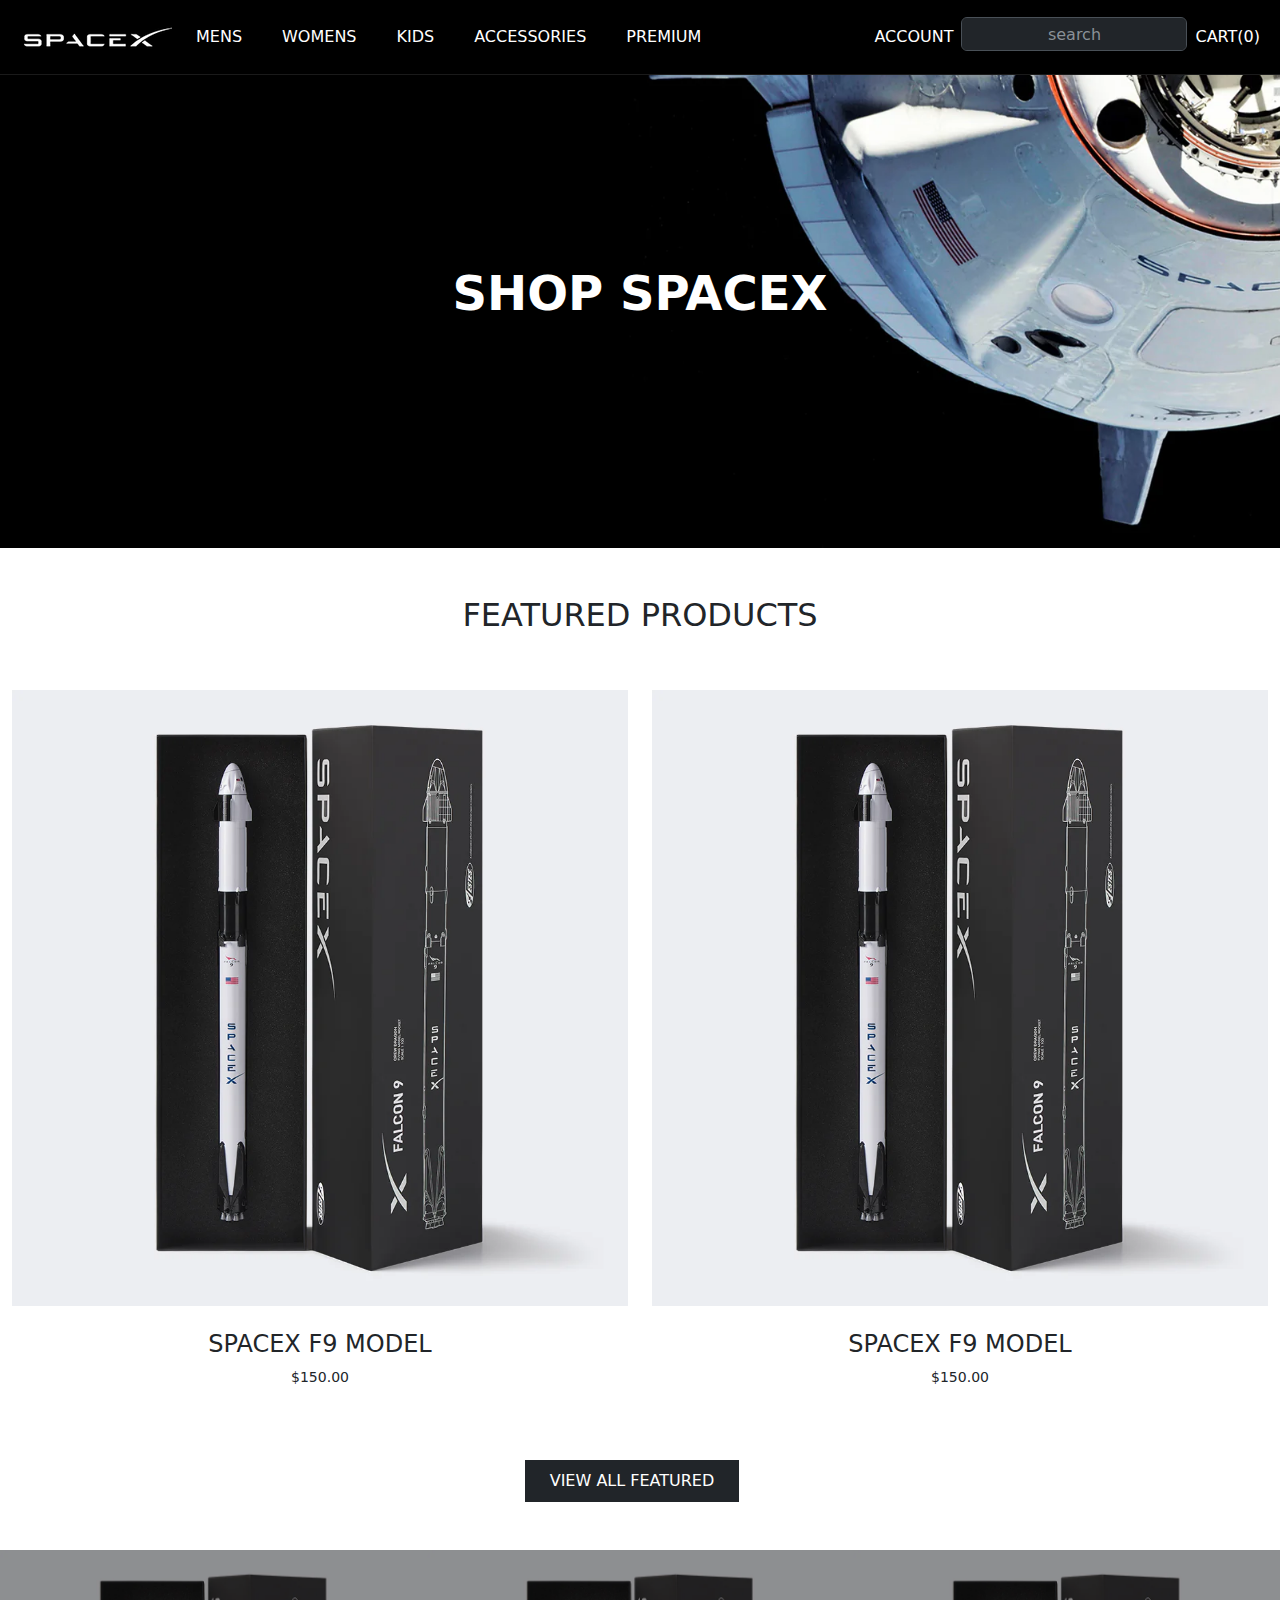
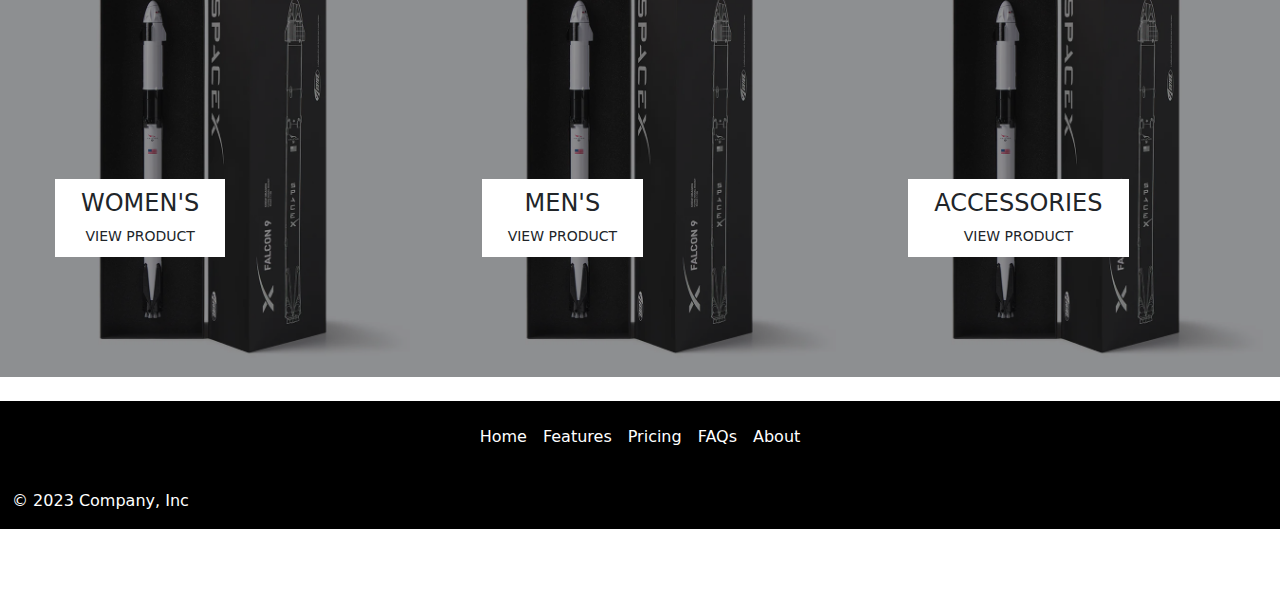
<file: index.html>
<!doctype html>
<html lang="en" data-bs-theme="auto">

<head>
  <meta charset="utf-8">
  <meta name="viewport" content="width=device-width, initial-scale=1">
  <meta name="description" content="">
  <meta name="author" content="Mark Otto, Jacob Thornton, and Bootstrap contributors">
  <meta name="generator" content="Hugo 0.111.3">
  <title>Spacex - Using bootstrap version 5</title>

  <link rel="canonical" href="https://getbootstrap.com/docs/5.3/examples/carousel/">

  <!-- Bootstrap -->
  <link href="assets/dist/css/bootstrap.min.css" rel="stylesheet">
  <!-- Custom styles for this template -->
  <link href="assets/css/style.css" rel="stylesheet">
</head>

<body>
  <!-- Start:Header  -->
  <header data-bs-theme="dark">
    <nav class="navbar navbar-expand-md navbar-dark fixed-top bg-black border-bottom">
      <div class="container-fluid">
        <a class="navbar-brand" href="index.html">
          <img src="assets/img/spacex-logo.jpg " />
        </a>
        <button class="navbar-toggler" type="button" data-bs-toggle="collapse" data-bs-target="#navbarCollapse"
          aria-controls="navbarCollapse" aria-expanded="false" aria-label="Toggle navigation">
          <span class="navbar-toggler-icon"></span>
        </button>
        <div class="collapse navbar-collapse" id="navbarCollapse">
          <ul class="navbar-nav me-auto mb-2 mb-md-0">
            <li class="nav-item dropdown pe-4">
              <a class="nav-link dropdown-toggle" href="list.html" id="dropdown01" data-bs-toggle="dropdown">MENS</a>
              <div class="dropdown-menu rounded-0" aria-labelledby="dropdown01">
                <a class="dropdown-item" href="list.html">Shirts</a>
                <a class="dropdown-item" href="list.html">Outerwear</a>
                <a class="dropdown-item" href="details.html">View All</a>
              </div>
            </li>

            <li class="nav-item dropdown pe-4">
              <a class="nav-link dropdown-toggle" href="list.html" id="dropdown01" data-bs-toggle="dropdown">WOMENS</a>
              <div class="dropdown-menu rounded-0" aria-labelledby="dropdown01">
                <a class="dropdown-item" href="list.html">Shirts</a>
                <a class="dropdown-item" href="list.html">Outerwear</a>
                <a class="dropdown-item" href="cart.html">View All</a>
              </div>
            </li>

            <li class="nav-item dropdown pe-4">
              <a class="nav-link dropdown-toggle" href="list.html" id="dropdown01" data-bs-toggle="dropdown">KIDS</a>
              <div class="dropdown-menu rounded-0" aria-labelledby="dropdown01">
                <a class="dropdown-item" href="list.html">Shirts</a>
                <a class="dropdown-item" href="list.html">Outerwear</a>
                <a class="dropdown-item" href="cart.html">View All</a>
              </div>
            </li>

            <li class="nav-item dropdown pe-4">
              <a class="nav-link dropdown-toggle" href="list.html" id="dropdown01"
                data-bs-toggle="dropdown">ACCESSORIES</a>
              <div class="dropdown-menu rounded-0" aria-labelledby="dropdown01">
                <a class="dropdown-item" href="details.html">View All</a>
              </div>
            </li>
            <li class="nav-item dropdown pe-4">
              <a class="nav-link dropdown-toggle" href="list.html" id="dropdown01" data-bs-toggle="dropdown">PREMIUM</a>
              <div class="dropdown-menu rounded-0" aria-labelledby="dropdown01">
                <a class="dropdown-item" href="details.html">View All</a>
              </div>
            </li>
          </ul>
          <ul class="navbar-nav ms-auto mb-2 mb-md-0">
            <li class="nav-item">
              <a class="nav-link text-uppercase" aria-current="page" href="list.html">Account</a>
            </li>
            <li class="nav-item">
              <div class="input-group flex-nowrap">
                <input type="text" class="form-control" placeholder="search" aria-label="Username"
                  aria-describedby="addon-wrapping">
              </div>
            </li>
            <li class="nav-item text-uppercase">
              <a class="nav-link" href="cart.html">Cart(0)</a>
            </li>
          </ul>
        </div>
      </div>
    </nav>
  </header>
  <!-- End:Header  -->


  <main>

    <!-- Start:Hero Section -->
    <div
      class="bg-black text-secondary px-4 py-5 text-center bg-header d-flex align-items-center justify-content-center">
      <div class="py-5">
        <h1 class="display-5 fw-bold text-white">SHOP SPACEX</h1>

      </div>
    </div><!-- End:Recently Viewed -->

    <!-- Start:Featured Product -->
    <div class="container-fluid text-center">
      <div class="row">
        <div class="col-md-12">
          <h2 class="py-5">FEATURED PRODUCTS</h2>
        </div>
      </div>
      <div class="row">
        <div class="col-md-6">
          <div class="featureContent">
            <div class="featuredHoveredImg">
              <img src="assets/img/product-nonhover.jpg" class="nonHoveredImage img-fluid" />
              <img src="assets/img/product-hover.jpg" class="hoveredImage img-fluid" />
            </div>
            <div class="py-4">
              <h4>SPACEX F9 MODEL</h4>
              <p>$150.00</p>
            </div>
          </div>
        </div>
        <div class="col-md-6">
          <div class="featureContent">
            <div class="featuredHoveredImg">
              <img src="assets/img/product-nonhover.jpg" class="nonHoveredImage img-fluid" />
              <img src="assets/img/product-hover.jpg" class="hoveredImage img-fluid" />
            </div>
            <div class="py-4">
              <h4>SPACEX F9 MODEL</h4>
              <p>$150.00</p>
            </div>
          </div>
        </div>
      </div>
      <div class="row py-5">
        <div class="col-md-12">
          <button type="button" class="btn btn-dark btn-lg px-4 me-sm-3 rounded-0 btn-featured">VIEW ALL
            FEATURED</button>
        </div>
      </div>
    </div>
    <div class="container-fluid text-center px-0">
      <div class="d-md-flex">
        <div class="col-md-4">
          <div class="featureContent position-relative featureContentDarkbg">
            <div class="featuredHoveredImg">
              <img src="assets/img/product-nonhover.jpg" class="nonHoveredImage img-fluid" />
              <img src="assets/img/product-hover.jpg" class="hoveredImage img-fluid" />
              <a class="categoriesButton btn btn-lg btn-white rounded-0 px-4" href="">
                <h4>WOMEN'S</h4>
                <p>VIEW PRODUCT</p>
              </a>
            </div>
          </div>
        </div>
        <div class="col-md-4">
          <div class="featureContent position-relative featureContentDarkbg">
            <div class="featuredHoveredImg">
              <img src="assets/img/product-nonhover.jpg" class="nonHoveredImage img-fluid" />
              <img src="assets/img/product-hover.jpg" class="hoveredImage img-fluid" />
              <a class="categoriesButton btn btn-lg btn-white rounded-0 px-4" href="">
                <h4>MEN'S</h4>
                <p>VIEW PRODUCT</p>
              </a>
            </div>
          </div>
        </div>
        <div class="col-md-4">
          <div class="featureContent position-relative featureContentDarkbg">
            <div class="featuredHoveredImg">
              <img src="assets/img/product-nonhover.jpg" class="nonHoveredImage img-fluid" />
              <img src="assets/img/product-hover.jpg" class="hoveredImage img-fluid" />
              <a class="categoriesButton btn btn-lg btn-white rounded-0 px-4" href="">
                <h4>ACCESSORIES</h4>
                <p>VIEW PRODUCT</p>
              </a>
            </div>
          </div>
        </div>
      </div>
    </div>

    <!-- Start:Footer-->
    <footer class="bg-dark py-3 my-4 bg-black">
      <div class="container-fluid">
        <ul class="nav justify-content-center pb-3 mb-3">
          <li class="nav-item"><a href="#" class="nav-link px-2">Home</a></li>
          <li class="nav-item"><a href="#" class="nav-link px-2">Features</a></li>
          <li class="nav-item"><a href="#" class="nav-link px-2">Pricing</a></li>
          <li class="nav-item"><a href="#" class="nav-link px-2">FAQs</a></li>
          <li class="nav-item"><a href="#" class="nav-link px-2">About</a></li>
        </ul>
        <p class="text-body-primary text-center text-md-start">&copy; 2023 Company, Inc</p>
      </div>
    </footer><!-- End:Recently Viewed -->
  </main>

  <!-- Start:Bootstrap Js-->
  <script src="assets/dist/js/bootstrap.bundle.min.js"></script>


</body>

</html>
</file>
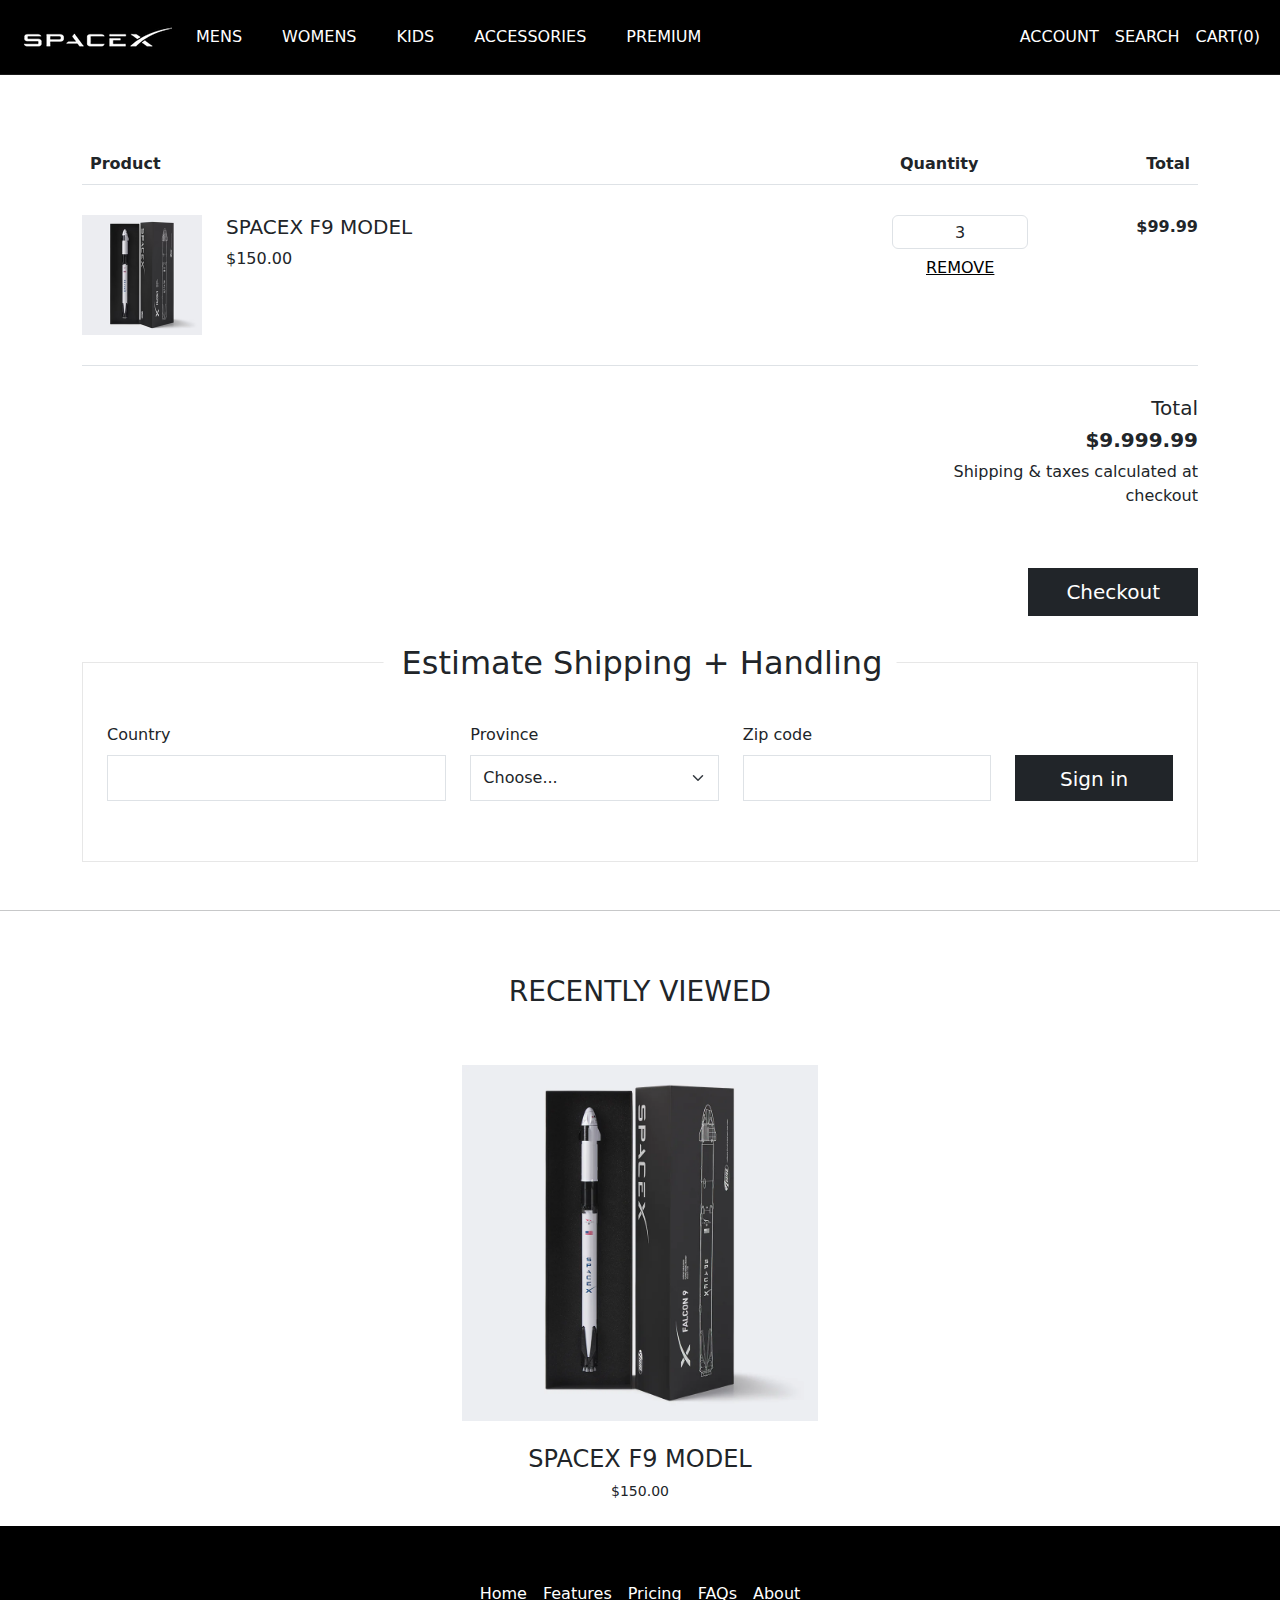
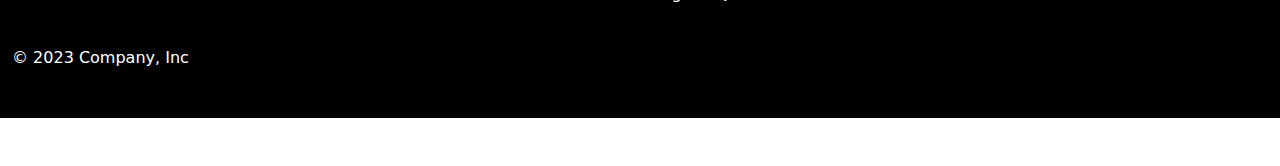
<file: cart.html>
<!doctype html>
<html lang="en" data-bs-theme="auto">

<head>
    <meta charset="utf-8">
    <meta name="viewport" content="width=device-width, initial-scale=1">
    <meta name="description" content="">
    <meta name="author" content="Mark Otto, Jacob Thornton, and Bootstrap contributors">
    <meta name="generator" content="Hugo 0.111.3">
    <title>Spacex - Using bootstrap version 5</title>

    <link rel="canonical" href="https://getbootstrap.com/docs/5.3/examples/carousel/">

    <!-- Bootstrap -->
    <link href="assets/dist/css/bootstrap.min.css" rel="stylesheet">
    <!-- Custom styles for this template -->
    <link href="assets/css/style.css" rel="stylesheet">
</head>

<body>
    <!-- Start:Header  -->

    <header data-bs-theme="black">
        <nav class="navbar navbar-expand-md navbar-dark fixed-top bg-black border-bottom">
            <div class="container-fluid">
                <a class="navbar-brand" href="index.html">
                    <img src="assets/img/spacex-logo.jpg " />
                </a>
                <button class="navbar-toggler" type="button" data-bs-toggle="collapse" data-bs-target="#navbarCollapse"
                    aria-controls="navbarCollapse" aria-expanded="false" aria-label="Toggle navigation">
                    <span class="navbar-toggler-icon"></span>
                </button>
                <div class="collapse navbar-collapse" id="navbarCollapse">
                    <ul class="navbar-nav me-auto mb-2 mb-md-0">
                        <li class="nav-item dropdown pe-4">
                            <a class="nav-link dropdown-toggle" href="list.html" id="dropdown01"
                                data-bs-toggle="dropdown">MENS</a>
                            <div class="dropdown-menu rounded-0" aria-labelledby="dropdown01">
                                <a class="dropdown-item" href="list.html">Shirts</a>
                                <a class="dropdown-item" href="list.html">Outerwear</a>
                                <a class="dropdown-item" href="details.html">View All</a>
                            </div>
                        </li>

                        <li class="nav-item dropdown pe-4">
                            <a class="nav-link dropdown-toggle" href="list.html" id="dropdown01"
                                data-bs-toggle="dropdown">WOMENS</a>
                            <div class="dropdown-menu rounded-0" aria-labelledby="dropdown01">
                                <a class="dropdown-item" href="list.html">Shirts</a>
                                <a class="dropdown-item" href="list.html">Outerwear</a>
                                <a class="dropdown-item" href="cart.html">View All</a>
                            </div>
                        </li>

                        <li class="nav-item dropdown pe-4">
                            <a class="nav-link dropdown-toggle" href="list.html" id="dropdown01"
                                data-bs-toggle="dropdown">KIDS</a>
                            <div class="dropdown-menu rounded-0" aria-labelledby="dropdown01">
                                <a class="dropdown-item" href="list.html">Shirts</a>
                                <a class="dropdown-item" href="list.html">Outerwear</a>
                                <a class="dropdown-item" href="cart.html">View All</a>
                            </div>
                        </li>

                        <li class="nav-item dropdown pe-4">
                            <a class="nav-link dropdown-toggle" href="list.html" id="dropdown01"
                                data-bs-toggle="dropdown">ACCESSORIES</a>
                            <div class="dropdown-menu rounded-0" aria-labelledby="dropdown01">
                                <a class="dropdown-item" href="details.html">View All</a>
                            </div>
                        </li>
                        <li class="nav-item dropdown pe-4">
                            <a class="nav-link dropdown-toggle" href="list.html" id="dropdown01"
                                data-bs-toggle="dropdown">PREMIUM</a>
                            <div class="dropdown-menu rounded-0" aria-labelledby="dropdown01">
                                <a class="dropdown-item" href="details.html">View All</a>
                            </div>
                        </li>


                    </ul>
                    <ul class="navbar-nav ms-auto mb-2 mb-md-0">
                        <li class="nav-item">
                            <a class="nav-link text-uppercase" aria-current="page" href="list.html">Account</a>
                        </li>
                        <li class="nav-item">
                            <a class="nav-link text-uppercase" href="details.html">Search</a>
                        </li>
                        <li class="nav-item text-uppercase">
                            <a class="nav-link" href="cart.html">Cart(0)</a>
                        </li>
                    </ul>
                </div>
            </div>
        </nav>
    </header>
    <!-- End:Header  -->


    <main>
        <!-- Cart Section -->
        <div class="container text-center pt-5 mt-5 mb-md-5">
            <!-- Start:Cart List -->
            <div class="row align-items-center">
                <div class="col-md-12">
                    <div class="col-sm-12 col-md-12">
                        <table class="table text-md-start">
                            <thead>
                                <tr>
                                    <th>Product</th>

                                    <th>Quantity</th>

                                    <th class="text-end">Total</th>

                                </tr>
                            </thead>
                            <tbody>
                                <tr>
                                    <td class="col-sm-8 col-md-6">
                                        <div class="media d-flex text-start">
                                            <a class="thumbnail pull-left" href="#"> <img class="media-object"
                                                    src="assets/img/SPACE-cart.png" /> </a>
                                            <div class="media-body ps-4">

                                                <h5 class="media-heading">SPACEX F9 MODEL</h5>
                                                <span>$150.00 </span>
                                            </div>
                                        </div>
                                    </td>

                                    <td class="col-sm-1 col-md-1" style="text-align: center">
                                        <input type="email" class="form-control" id="exampleInputEmail1" value="3" />
                                        <button type="button" class="btn btn-link"><span class="fa fa-remove"></span>
                                            Remove</button>
                                    </td>

                                    <td class="col-sm-1 col-md-1 text-end"><strong>$99.99</strong></td>
                                </tr>
                                <tr>
                                    <td class="border-0"></td>

                                    <td class="text-end border-0" colspan="2">
                                        <h5>Total</h5>
                                        <h5><strong>$9.999.99</strong></h5>
                                        <p>Shipping & taxes calculated at checkout</p>
                                    </td>
                                </tr>
                                <tr>
                                    <td class="border-0"></td>
                                    <td class="border-0">

                                    </td>
                                    <td class="border-0">
                                        <button type="button"
                                            class="btn btn-dark btn-lg rounded-0 btn-block w-100">Checkout <span
                                                class="fa fa-play"></span></button>
                                    </td>
                                </tr>
                            </tbody>
                        </table>
                    </div>

                </div>
            </div><!-- Start:Cart List -->

            <!-- Start:Estimator -->
            <div class="row">
                <div class="col-md-12">
                    <div class="Panel">
                        <h2 class="Panel__Title Heading u-h2 ShippingEstimator__Title">Estimate Shipping + Handling</h2>

                        <div class="row text-start">
                            <div class="col-md-4">
                                <label for="inputCity" class="form-label">Country</label>
                                <input type="text" class="form-control rounded-0" id="inputCity">
                            </div>
                            <div class="col-md-3">
                                <label for="inputState" class="form-label">Province</label>
                                <select id="inputState" class="form-select rounded-0">
                                    <option selected>Choose...</option>
                                    <option>...</option>
                                </select>
                            </div>
                            <div class="col-md-3">
                                <label for="inputZip" class="form-label">Zip code</label>
                                <input type="text" class="form-control rounded-0" id="inputZip">
                            </div>

                            <div class="col-2">
                                <label>&nbsp;</label>
                                <button type="submit" class="btn btn-dark btn-lg rounded-0 btn-block w-100 mt-2">Sign
                                    in</button>
                            </div>
                        </div>
                    </div>

                </div>
            </div><!-- End:Recently Viewed -->
        </div>


        <hr>

        <!-- Start:Recently Viewed -->
        <div class="container text-center">

            <div class="row py-5">
                <div class="col-md-12">
                    <h3>RECENTLY VIEWED</h3>
                </div>
            </div>
            <div class="row justify-content-center">
                <div class="col-md-4">
                    <div class="featureContent position-relative">
                        <div class="featuredHoveredImg">
                            <img src="assets/img/product-nonhover.jpg" class="img-fluid" />
                        </div>
                        <div class="py-4">
                            <h4>SPACEX F9 MODEL</h4>
                            <p>$150.00</p>
                        </div>
                    </div>
                </div>

            </div>
        </div><!-- End:Recently Viewed -->


        <!-- FOOTER -->

        <footer class="bg-black py-5">
            <div class="container-fluid">
                <ul class="nav justify-content-center pb-3 mb-3">
                    <li class="nav-item"><a href="#" class="nav-link px-2">Home</a></li>
                    <li class="nav-item"><a href="#" class="nav-link px-2">Features</a></li>
                    <li class="nav-item"><a href="#" class="nav-link px-2">Pricing</a></li>
                    <li class="nav-item"><a href="#" class="nav-link px-2">FAQs</a></li>
                    <li class="nav-item"><a href="#" class="nav-link px-2">About</a></li>
                </ul>
                <p class="text-body-primary text-center text-md-start">&copy; 2023 Company, Inc</p>
            </div>
        </footer>

    </main>

    <!-- Jquery -->
    <script src="https://cdnjs.cloudflare.com/ajax/libs/jquery/3.1.0/jquery.min.js"></script>

    <!-- Bootstrap Bundle Js -->
    <script src="assets/dist/js/bootstrap.bundle.min.js"></script>

    <!-- Plus minu for range selector -->
    <script>
        $(document).ready(function () {
            $('.minus').click(function () {
                var $input = $(this).parent().find('input');
                var count = parseInt($input.val()) - 1;
                count = count < 1 ? 1 : count;
                $input.val(count);
                $input.change();
                return false;
            });
            $('.plus').click(function () {
                var $input = $(this).parent().find('input');
                $input.val(parseInt($input.val()) + 1);
                $input.change();
                return false;
            });
        });
    </script>

</body>

</html>
</file>
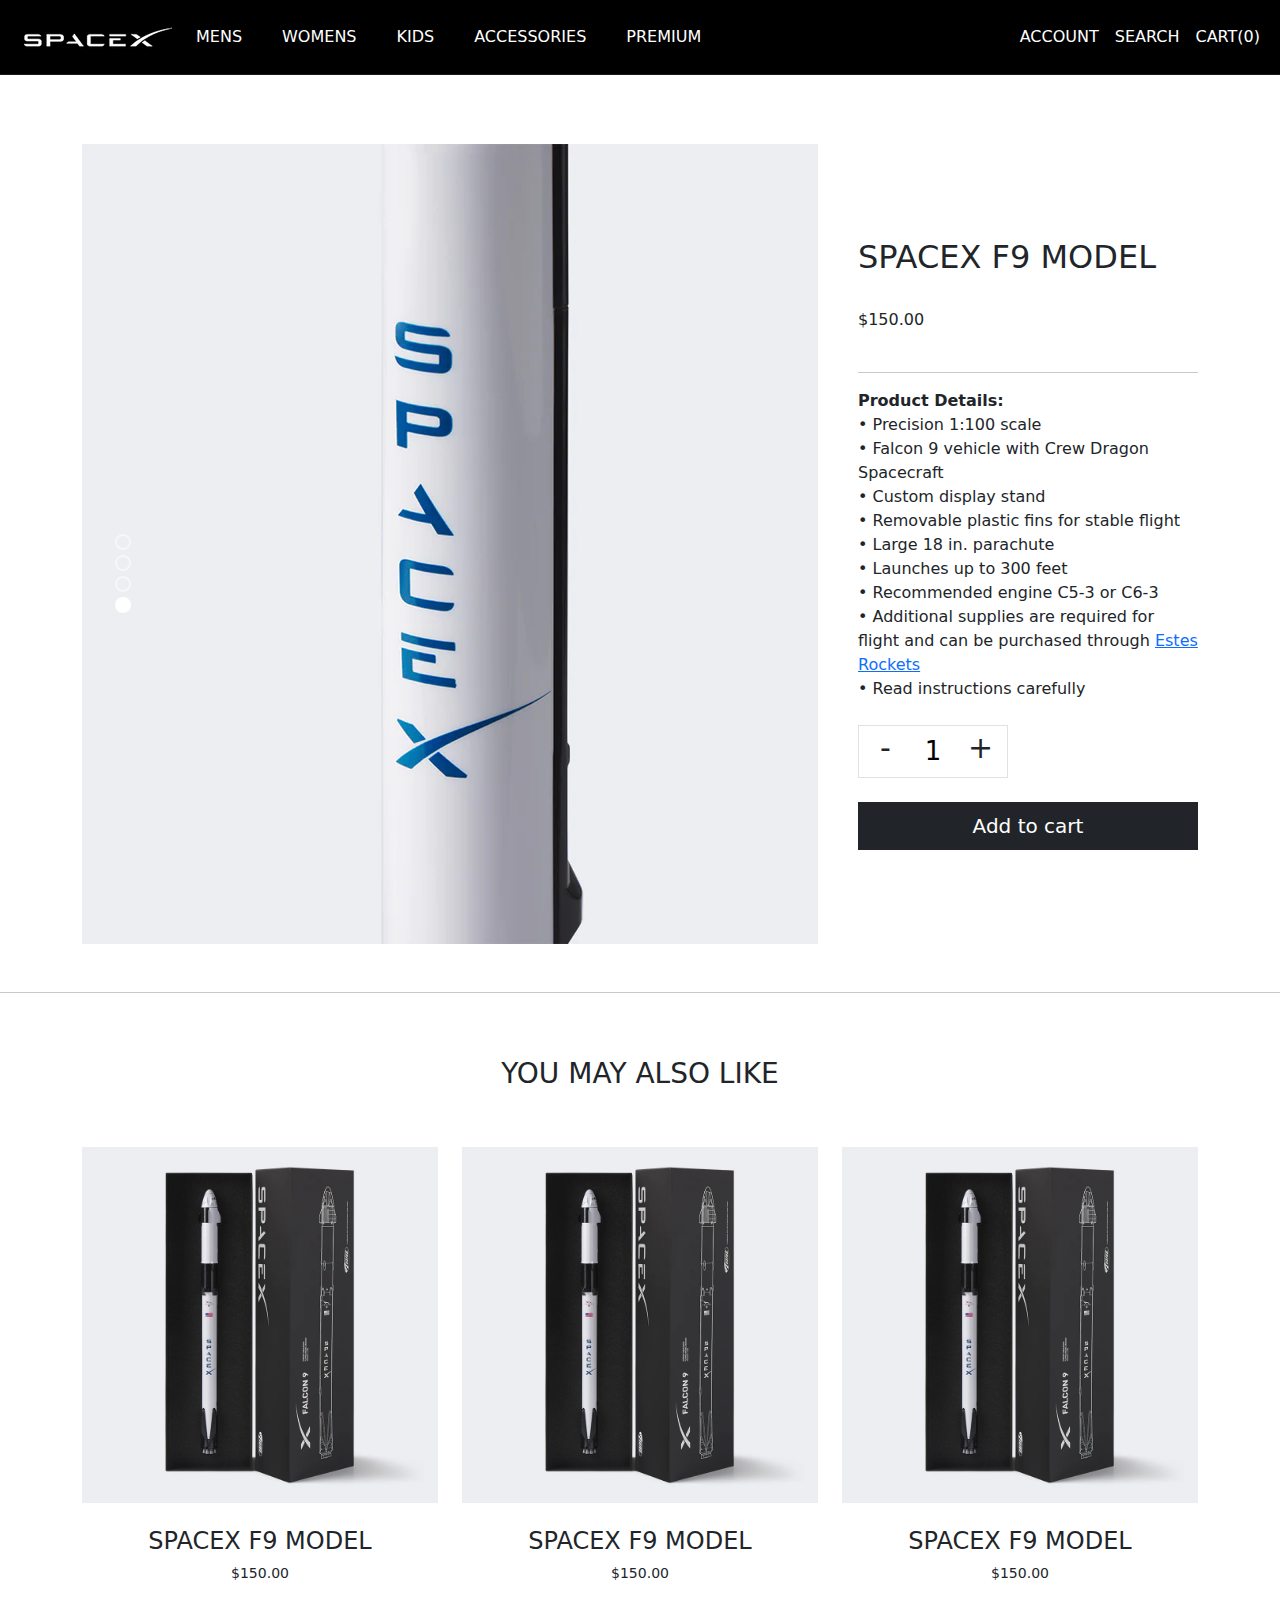
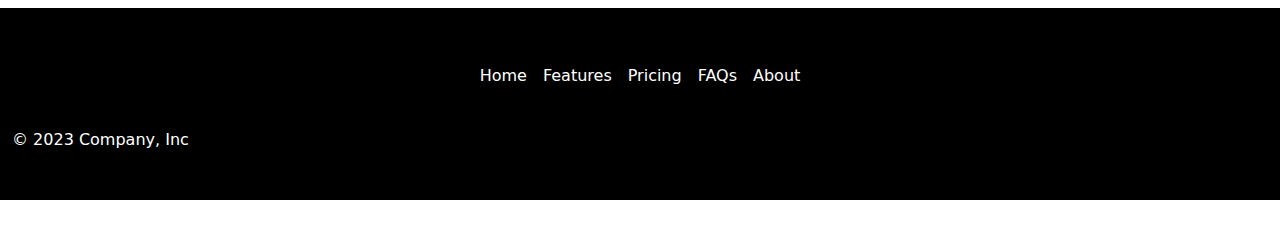
<file: details.html>
<!doctype html>
<html lang="en" data-bs-theme="auto">

<head>
  <meta charset="utf-8">
  <meta name="viewport" content="width=device-width, initial-scale=1">
  <meta name="description" content="">
  <meta name="author" content="Mark Otto, Jacob Thornton, and Bootstrap contributors">
  <meta name="generator" content="Hugo 0.111.3">
  <title>Spacex - Using bootstrap version 5</title>

  <link rel="canonical" href="https://getbootstrap.com/docs/5.3/examples/carousel/">

  <!-- Bootstrap -->
  <link href="assets/dist/css/bootstrap.min.css" rel="stylesheet">
  <!-- Custom styles for this template -->
  <link href="assets/css/style.css" rel="stylesheet">
</head>

<body>
  <!-- Start:Header  -->

  <header data-bs-theme="black">
    <nav class="navbar navbar-expand-md navbar-dark fixed-top bg-black border-bottom">
      <div class="container-fluid">
        <a class="navbar-brand" href="index.html">
          <img src="assets/img/spacex-logo.jpg " />
        </a>
        <button class="navbar-toggler" type="button" data-bs-toggle="collapse" data-bs-target="#navbarCollapse"
          aria-controls="navbarCollapse" aria-expanded="false" aria-label="Toggle navigation">
          <span class="navbar-toggler-icon"></span>
        </button>
        <div class="collapse navbar-collapse" id="navbarCollapse">
          <ul class="navbar-nav me-auto mb-2 mb-md-0">
            <li class="nav-item dropdown pe-4">
              <a class="nav-link dropdown-toggle" href="list.html" id="dropdown01" data-bs-toggle="dropdown">MENS</a>
              <div class="dropdown-menu rounded-0" aria-labelledby="dropdown01">
                <a class="dropdown-item" href="list.html">Shirts</a>
                <a class="dropdown-item" href="list.html">Outerwear</a>
                <a class="dropdown-item" href="details.html">View All</a>
              </div>
            </li>

            <li class="nav-item dropdown pe-4">
              <a class="nav-link dropdown-toggle" href="list.html" id="dropdown01" data-bs-toggle="dropdown">WOMENS</a>
              <div class="dropdown-menu rounded-0" aria-labelledby="dropdown01">
                <a class="dropdown-item" href="list.html">Shirts</a>
                <a class="dropdown-item" href="list.html">Outerwear</a>
                <a class="dropdown-item" href="cart.html">View All</a>
              </div>
            </li>

            <li class="nav-item dropdown pe-4">
              <a class="nav-link dropdown-toggle" href="list.html" id="dropdown01" data-bs-toggle="dropdown">KIDS</a>
              <div class="dropdown-menu rounded-0" aria-labelledby="dropdown01">
                <a class="dropdown-item" href="list.html">Shirts</a>
                <a class="dropdown-item" href="list.html">Outerwear</a>
                <a class="dropdown-item" href="cart.html">View All</a>
              </div>
            </li>

            <li class="nav-item dropdown pe-4">
              <a class="nav-link dropdown-toggle" href="list.html" id="dropdown01"
                data-bs-toggle="dropdown">ACCESSORIES</a>
              <div class="dropdown-menu rounded-0" aria-labelledby="dropdown01">
                <a class="dropdown-item" href="details.html">View All</a>
              </div>
            </li>
            <li class="nav-item dropdown pe-4">
              <a class="nav-link dropdown-toggle" href="list.html" id="dropdown01" data-bs-toggle="dropdown">PREMIUM</a>
              <div class="dropdown-menu rounded-0" aria-labelledby="dropdown01">
                <a class="dropdown-item" href="details.html">View All</a>
              </div>
            </li>


          </ul>
          <ul class="navbar-nav ms-auto mb-2 mb-md-0">
            <li class="nav-item">
              <a class="nav-link text-uppercase" aria-current="list" href="list.html">Account</a>
            </li>
            <li class="nav-item">
              <a class="nav-link text-uppercase" href="details.html">Search</a>
            </li>
            <li class="nav-item text-uppercase">
              <a class="nav-link" href="cart.html">Cart(0)</a>
            </li>
          </ul>
        </div>
      </div>
    </nav>
  </header>
  <!-- End:Header  -->


  <main>
    <!-- Hero Section -->


    <!-- Content Section -->
    <div class="container text-center pt-5 mt-5 mb-md-5">
      <div class="row align-items-center">
        <div class="col-md-8">
          <div class="carousel-container justify-content-center">
            <!-- data-bs-interval: the amount of time to delay between automatically cycling an item. If false, carousel will not automatically cycle -->
            <!-- data-bs wrap: whether the carousel should cycle continuously (i.e go from first to last and vice-versa) -->
            <div id="vertical-carousel" class="carousel slide" data-bs-ride="carousel" data-bs-interval="false"
              data-bs-wrap="false">
              <!-- Carousel slide indicators -->
              <ol class="carousel-indicators">
                <li data-bs-target="#vertical-carousel" data-bs-slide-to="0" class="active" aria-current="true"
                  aria-label="Slide 1"></li>
                <li data-bs-target="#vertical-carousel" data-bs-slide-to="1" aria-label="Slide 2"></li>
                <li data-bs-target="#vertical-carousel" data-bs-slide-to="2" aria-label="Slide 3"></li>
                <li data-bs-target="#vertical-carousel" data-bs-slide-to="3" aria-label="Slide 4"></li>
              </ol>
              <div class="carousel-inner">
                <!-- Carousel item represents each slide -->
                <div class="carousel-item active">
                  <img src="assets/img/1.png" class="img-fluid" />
                </div>
                <div class="carousel-item">
                  <img src="assets/img/2.png" />
                </div>
                <div class="carousel-item">
                  <img src="assets/img/3.png" />
                </div>
                <div class="carousel-item">
                  <img src="assets/img/4.png" />
                </div>
              </div>
            </div>

          </div>
        </div>
        <div class="col-md-4 text-start">
          <div class="ps-3">
            <div>
              <h2 class="text-uppercase">SpaceX F9 Model</h2>
              <div>
                <div>&nbsp;</div>
                $150.00
                <div>&nbsp;</div>
              </div>
              <hr>
              <div>
                <div>
                  <strong data-mce-fragment="1">Product Details:</strong><br data-mce-fragment="1" />
                  &bull;&nbsp;Precision 1:100 scale<br data-mce-fragment="1" />
                  &bull;&nbsp;Falcon 9 vehicle with Crew Dragon Spacecraft<br data-mce-fragment="1" />
                  &bull;&nbsp;Custom display stand<br data-mce-fragment="1" />
                  &bull;&nbsp;Removable plastic fins for stable flight<br data-mce-fragment="1" />
                  &bull;&nbsp;Large 18 in. parachute<br />
                  &bull;&nbsp;Launches up to 300 feet&nbsp;<br data-mce-fragment="1" />
                  &bull;&nbsp;Recommended engine C5-3 or C6-3<br />
                  &bull; Additional supplies are required for flight and can be purchased through <a
                    title="Falcon 9 launch bundle" href="https://estesrockets.com/falcon-9-bundle/" target="_blank"
                    rel="noopener noreferrer">Estes Rockets</a>
                  <br />
                  &bull; Read instructions carefully
                </div>
              </div>
            </div>
            <form accept-charset="UTF-8" action="" enctype="multipart/form-data" method="post">
              <div>
                <div class="number d-flex border mt-4 mb-4 justify-content-center py-2">
                  <span class="minus cursor rounded-0">-</span>
                  <input type="text" value="1" />
                  <span class="plus cursor rounded-0">+</span>
                </div>
              </div>
              <button type="submit" class="btn btn-dark btn-lg rounded-0 btn-block w-100">Add to cart</button>

            </form>
          </div>

        </div>
      </div>

    </div>
    <hr>
    <div class="container text-center">

      <div class="row py-5">
        <div class="col-md-12">
          <h3>YOU MAY ALSO LIKE</h3>
        </div>
      </div>
      <div class="row">
        <div class="col-md-4">
          <div class="featureContent position-relative">
            <div class="featuredHoveredImg">
              <img src="assets/img/product-nonhover.jpg" class="img-fluid" />
            </div>
            <div class="py-4">
              <h4>SPACEX F9 MODEL</h4>
              <p>$150.00</p>
            </div>
          </div>
        </div>
        <div class="col-md-4">
          <div class="featureContent position-relative">
            <div class="featuredHoveredImg">
              <img src="assets/img/product-nonhover.jpg" class="img-fluid" />
            </div>
            <div class="py-4">
              <h4>SPACEX F9 MODEL</h4>
              <p>$150.00</p>
            </div>
          </div>
        </div>
        <div class="col-md-4">
          <div class="featureContent position-relative">
            <div class="featuredHoveredImg">
              <img src="assets/img/product-nonhover.jpg" class="img-fluid" />
            </div>
            <div class="py-4">
              <h4>SPACEX F9 MODEL</h4>
              <p>$150.00</p>
            </div>
          </div>
        </div>
      </div>
    </div>


    <!-- FOOTER -->

    <footer class="bg-black py-5">
      <div class="container-fluid">
        <ul class="nav justify-content-center pb-3 mb-3">
          <li class="nav-item"><a href="#" class="nav-link px-2">Home</a></li>
          <li class="nav-item"><a href="#" class="nav-link px-2">Features</a></li>
          <li class="nav-item"><a href="#" class="nav-link px-2">Pricing</a></li>
          <li class="nav-item"><a href="#" class="nav-link px-2">FAQs</a></li>
          <li class="nav-item"><a href="#" class="nav-link px-2">About</a></li>
        </ul>
        <p class="text-body-primary text-center text-md-start">&copy; 2023 Company, Inc</p>
      </div>
    </footer>

  </main>

  <!-- Jquery -->
  <script src="https://cdnjs.cloudflare.com/ajax/libs/jquery/3.1.0/jquery.min.js"></script>

  <!-- Bootstrap Bundle Js -->
  <script src="assets/dist/js/bootstrap.bundle.min.js"></script>

  <!-- Plus minu for range selector -->
  <script>
    $(document).ready(function () {
      $('.minus').click(function () {
        var $input = $(this).parent().find('input');
        var count = parseInt($input.val()) - 1;
        count = count < 1 ? 1 : count;
        $input.val(count);
        $input.change();
        return false;
      });
      $('.plus').click(function () {
        var $input = $(this).parent().find('input');
        $input.val(parseInt($input.val()) + 1);
        $input.change();
        return false;
      });
    });
  </script>

</body>

</html>
</file>
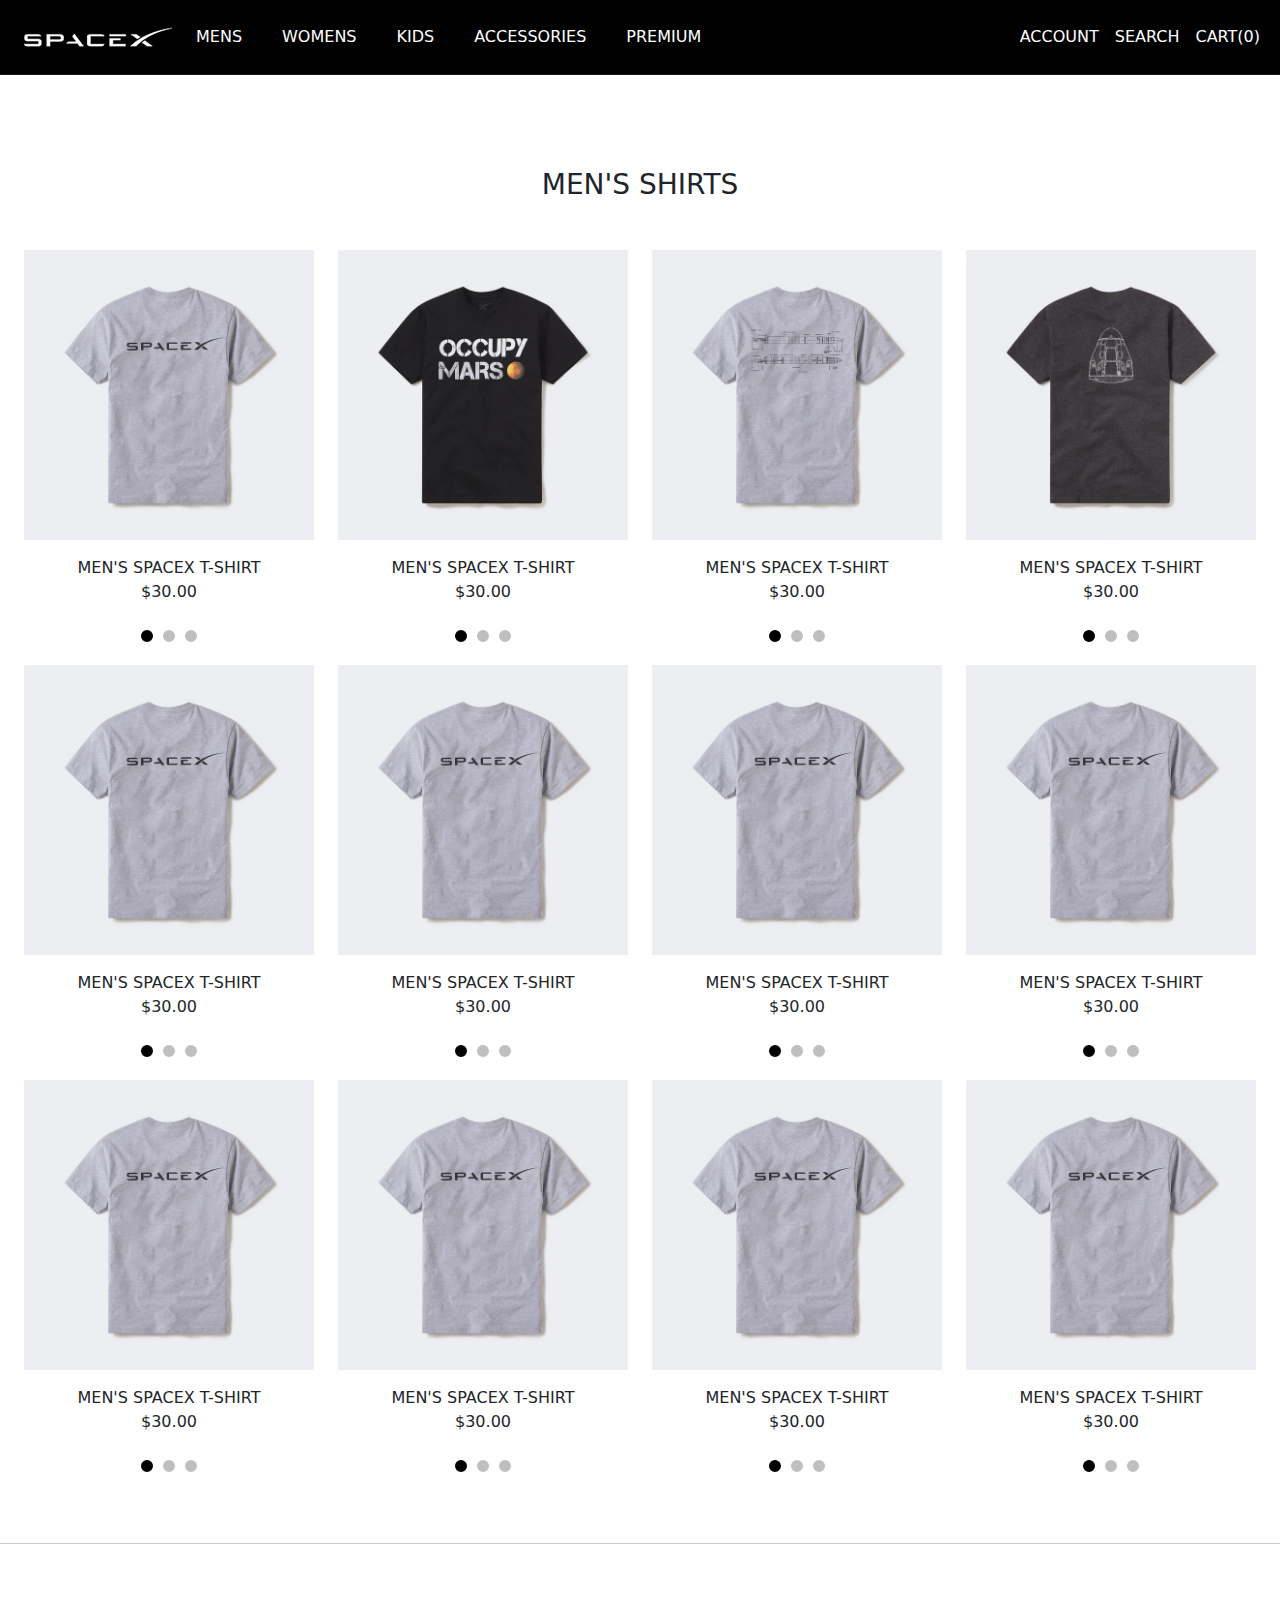
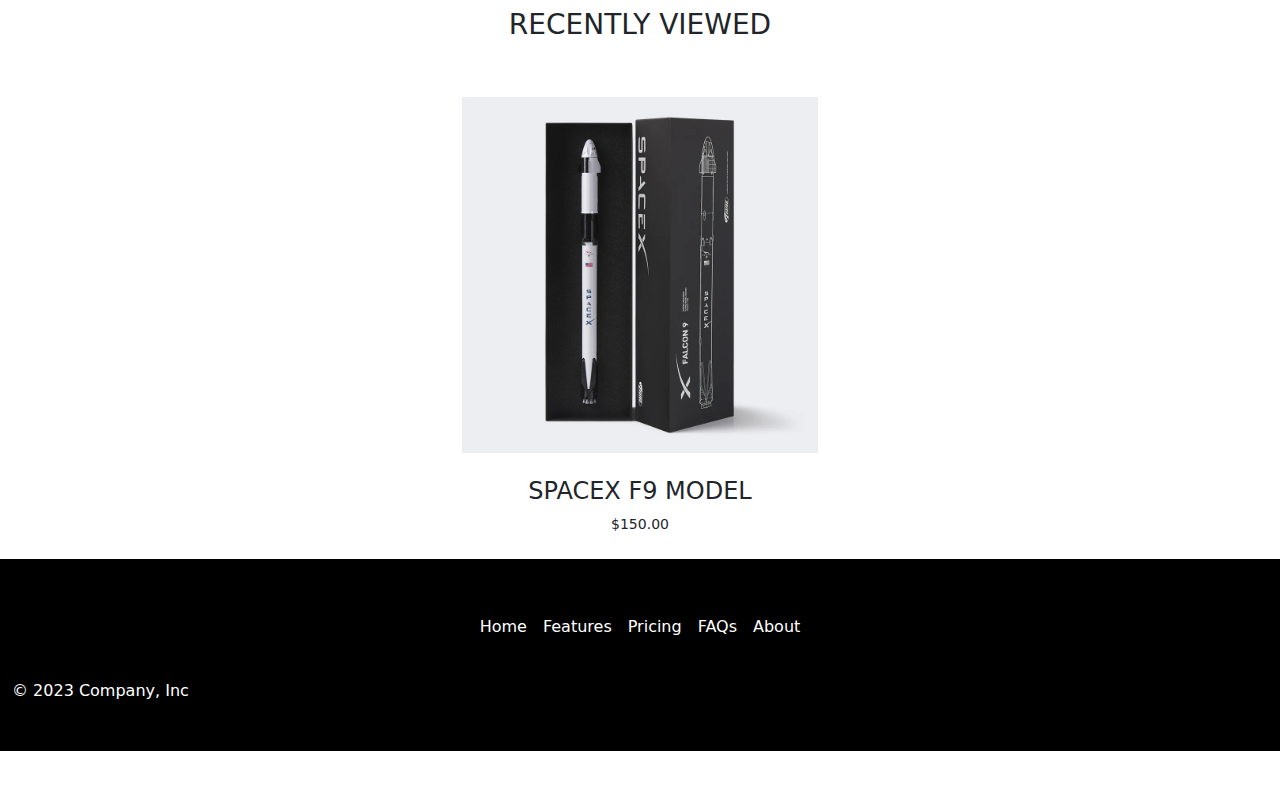
<file: list.html>
<!doctype html>
<html lang="en" data-bs-theme="auto">

<head>
    <meta charset="utf-8">
    <meta name="viewport" content="width=device-width, initial-scale=1">
    <meta name="description" content="">
    <meta name="author" content="Mark Otto, Jacob Thornton, and Bootstrap contributors">
    <meta name="generator" content="Hugo 0.111.3">
    <title>Spacex - Using bootstrap version 5</title>

    <link rel="canonical" href="https://getbootstrap.com/docs/5.3/examples/carousel/">

    <!-- Bootstrap -->
    <link href="assets/dist/css/bootstrap.min.css" rel="stylesheet">
    <!-- Custom styles for this template -->
    <link href="assets/css/style.css" rel="stylesheet">
</head>

<body>
    <!-- Start:Header  -->

    <header data-bs-theme="black">
        <nav class="navbar navbar-expand-md navbar-dark fixed-top bg-black border-bottom">
            <div class="container-fluid">
                <a class="navbar-brand" href="index.html">
                    <img src="assets/img/spacex-logo.jpg " />
                </a>
                <button class="navbar-toggler" type="button" data-bs-toggle="collapse" data-bs-target="#navbarCollapse"
                    aria-controls="navbarCollapse" aria-expanded="false" aria-label="Toggle navigation">
                    <span class="navbar-toggler-icon"></span>
                </button>
                <div class="collapse navbar-collapse" id="navbarCollapse">
                    <ul class="navbar-nav me-auto mb-2 mb-md-0">
                        <li class="nav-item dropdown pe-4">
                            <a class="nav-link dropdown-toggle" href="list.html" id="dropdown01"
                                data-bs-toggle="dropdown">MENS</a>
                            <div class="dropdown-menu rounded-0" aria-labelledby="dropdown01">
                                <a class="dropdown-item" href="list.html">Shirts</a>
                                <a class="dropdown-item" href="list.html">Outerwear</a>
                                <a class="dropdown-item" href="details.html">View All</a>
                            </div>
                        </li>

                        <li class="nav-item dropdown pe-4">
                            <a class="nav-link dropdown-toggle" href="list.html" id="dropdown01"
                                data-bs-toggle="dropdown">WOMENS</a>
                            <div class="dropdown-menu rounded-0" aria-labelledby="dropdown01">
                                <a class="dropdown-item" href="list.html">Shirts</a>
                                <a class="dropdown-item" href="list.html">Outerwear</a>
                                <a class="dropdown-item" href="cart.html">View All</a>
                            </div>
                        </li>

                        <li class="nav-item dropdown pe-4">
                            <a class="nav-link dropdown-toggle" href="list.html" id="dropdown01"
                                data-bs-toggle="dropdown">KIDS</a>
                            <div class="dropdown-menu rounded-0" aria-labelledby="dropdown01">
                                <a class="dropdown-item" href="list.html">Shirts</a>
                                <a class="dropdown-item" href="list.html">Outerwear</a>
                                <a class="dropdown-item" href="cart.html">View All</a>
                            </div>
                        </li>

                        <li class="nav-item dropdown pe-4">
                            <a class="nav-link dropdown-toggle" href="list.html" id="dropdown01"
                                data-bs-toggle="dropdown">ACCESSORIES</a>
                            <div class="dropdown-menu rounded-0" aria-labelledby="dropdown01">
                                <a class="dropdown-item" href="details.html">View All</a>
                            </div>
                        </li>
                        <li class="nav-item dropdown pe-4">
                            <a class="nav-link dropdown-toggle" href="list.html" id="dropdown01"
                                data-bs-toggle="dropdown">PREMIUM</a>
                            <div class="dropdown-menu rounded-0" aria-labelledby="dropdown01">
                                <a class="dropdown-item" href="details.html">View All</a>
                            </div>
                        </li>


                    </ul>
                    <ul class="navbar-nav ms-auto mb-2 mb-md-0">
                        <li class="nav-item">
                            <a class="nav-link text-uppercase" aria-current="page" href="list.html">Account</a>
                        </li>
                        <li class="nav-item">
                            <a class="nav-link text-uppercase" href="details.html">Search</a>
                        </li>
                        <li class="nav-item text-uppercase">
                            <a class="nav-link" href="cart.html">Cart(0)</a>
                        </li>
                    </ul>
                </div>
            </div>
        </nav>
    </header>
    <!-- End:Header  -->


    <main>
        <!-- Hero Section -->


        <!-- Content Section -->
        <div class="container-fluid text-center pt-5 mt-5 mb-md-5">
            <div class="row align-items-center">
                <div class="col-md-12">
                    <!-- Page Content -->
                    <div class="container-fluid">
                        <h3 class="fw-medium text-center mt-4 mb-5">MEN'S SHIRTS</h3>
                        <div class="row text-center text-lg-start">
                            <div class="col-lg-3 col-md-4 col-6">
                                <a href="#" class="d-block">
                                    <img class="img-fluid" src="assets/img/t-shirt-1.png" alt="" />
                                </a>
                                <div class="text-center mb-4 mt-3">
                                    <p>MEN'S SPACEX T-SHIRT</p>
                                    <p>$30.00</p>
                                </div>
                                <ol class="carousel-indicators galleryIndicator">
                                    <li data-bs-target="#" data-bs-slide-to="0" class="active"></li>
                                    <li data-bs-target="#" data-bs-slide-to="1"></li>
                                    <li data-bs-target="#" data-bs-slide-to="2"></li>
                                </ol>
                            </div>
                            <div class="col-lg-3 col-md-4 col-6">
                                <a href="#" class="d-block">
                                    <img class="img-fluid" src="assets/img/t-shirt-2.png" alt="" />
                                </a>
                                <div class="text-center mb-4 mt-3">
                                    <p>MEN'S SPACEX T-SHIRT</p>
                                    <p>$30.00</p>
                                </div>
                                <ol class="carousel-indicators galleryIndicator">
                                    <li data-bs-target="#" data-bs-slide-to="0" class="active"></li>
                                    <li data-bs-target="#" data-bs-slide-to="1"></li>
                                    <li data-bs-target="#" data-bs-slide-to="2"></li>
                                </ol>
                            </div>
                            <div class="col-lg-3 col-md-4 col-6">
                                <a href="#" class="d-block">
                                    <img class="img-fluid" src="assets/img/t-shirt-3.png" alt="" />
                                </a>
                                <div class="text-center mb-4 mt-3">
                                    <p>MEN'S SPACEX T-SHIRT</p>
                                    <p>$30.00</p>
                                </div>
                                <ol class="carousel-indicators galleryIndicator">
                                    <li data-bs-target="#" data-bs-slide-to="0" class="active"></li>
                                    <li data-bs-target="#" data-bs-slide-to="1"></li>
                                    <li data-bs-target="#" data-bs-slide-to="2"></li>
                                </ol>
                            </div>
                            <div class="col-lg-3 col-md-4 col-6">
                                <a href="#" class="d-block">
                                    <img class="img-fluid" src="assets/img/t-shirt-4.png" alt="" />
                                </a>
                                <div class="text-center mb-4 mt-3">
                                    <p>MEN'S SPACEX T-SHIRT</p>
                                    <p>$30.00</p>
                                </div>
                                <ol class="carousel-indicators galleryIndicator">
                                    <li data-bs-target="#" data-bs-slide-to="0" class="active"></li>
                                    <li data-bs-target="#" data-bs-slide-to="1"></li>
                                    <li data-bs-target="#" data-bs-slide-to="2"></li>
                                </ol>
                            </div>
                            <div class="col-lg-3 col-md-4 col-6">
                                <a href="#" class="d-block">
                                    <img class="img-fluid" src="assets/img/t-shirt-1.png" alt="" />
                                </a>
                                <div class="text-center mb-4 mt-3">
                                    <p>MEN'S SPACEX T-SHIRT</p>
                                    <p>$30.00</p>
                                </div>
                                <ol class="carousel-indicators galleryIndicator">
                                    <li data-bs-target="#" data-bs-slide-to="0" class="active"></li>
                                    <li data-bs-target="#" data-bs-slide-to="1"></li>
                                    <li data-bs-target="#" data-bs-slide-to="2"></li>
                                </ol>
                            </div>
                            <div class="col-lg-3 col-md-4 col-6">
                                <a href="#" class="d-block">
                                    <img class="img-fluid" src="assets/img/t-shirt-1.png" alt="" />
                                </a>
                                <div class="text-center mb-4 mt-3">
                                    <p>MEN'S SPACEX T-SHIRT</p>
                                    <p>$30.00</p>
                                </div>
                                <ol class="carousel-indicators galleryIndicator">
                                    <li data-bs-target="#" data-bs-slide-to="0" class="active"></li>
                                    <li data-bs-target="#" data-bs-slide-to="1"></li>
                                    <li data-bs-target="#" data-bs-slide-to="2"></li>
                                </ol>
                            </div>
                            <div class="col-lg-3 col-md-4 col-6">
                                <a href="#" class="d-block">
                                    <img class="img-fluid" src="assets/img/t-shirt-1.png" alt="" />
                                </a>
                                <div class="text-center mb-4 mt-3">
                                    <p>MEN'S SPACEX T-SHIRT</p>
                                    <p>$30.00</p>
                                </div>
                                <ol class="carousel-indicators galleryIndicator">
                                    <li data-bs-target="#" data-bs-slide-to="0" class="active"></li>
                                    <li data-bs-target="#" data-bs-slide-to="1"></li>
                                    <li data-bs-target="#" data-bs-slide-to="2"></li>
                                </ol>
                            </div>
                            <div class="col-lg-3 col-md-4 col-6">
                                <a href="#" class="d-block">
                                    <img class="img-fluid" src="assets/img/t-shirt-1.png" alt="" />
                                </a>
                                <div class="text-center mb-4 mt-3">
                                    <p>MEN'S SPACEX T-SHIRT</p>
                                    <p>$30.00</p>
                                </div>
                                <ol class="carousel-indicators galleryIndicator">
                                    <li data-bs-target="#" data-bs-slide-to="0" class="active"></li>
                                    <li data-bs-target="#" data-bs-slide-to="1"></li>
                                    <li data-bs-target="#" data-bs-slide-to="2"></li>
                                </ol>
                            </div>
                            <div class="col-lg-3 col-md-4 col-6">
                                <a href="#" class="d-block">
                                    <img class="img-fluid" src="assets/img/t-shirt-1.png" alt="" />
                                </a>
                                <div class="text-center mb-4 mt-3">
                                    <p>MEN'S SPACEX T-SHIRT</p>
                                    <p>$30.00</p>
                                </div>
                                <ol class="carousel-indicators galleryIndicator">
                                    <li data-bs-target="#" data-bs-slide-to="0" class="active"></li>
                                    <li data-bs-target="#" data-bs-slide-to="1"></li>
                                    <li data-bs-target="#" data-bs-slide-to="2"></li>
                                </ol>
                            </div>
                            <div class="col-lg-3 col-md-4 col-6">
                                <a href="#" class="d-block">
                                    <img class="img-fluid" src="assets/img/t-shirt-1.png" alt="" />
                                </a>
                                <div class="text-center mb-4 mt-3">
                                    <p>MEN'S SPACEX T-SHIRT</p>
                                    <p>$30.00</p>
                                </div>
                                <ol class="carousel-indicators galleryIndicator">
                                    <li data-bs-target="#" data-bs-slide-to="0" class="active"></li>
                                    <li data-bs-target="#" data-bs-slide-to="1"></li>
                                    <li data-bs-target="#" data-bs-slide-to="2"></li>
                                </ol>
                            </div>
                            <div class="col-lg-3 col-md-4 col-6">
                                <a href="#" class="d-block">
                                    <img class="img-fluid" src="assets/img/t-shirt-1.png" alt="" />
                                </a>
                                <div class="text-center mb-4 mt-3">
                                    <p>MEN'S SPACEX T-SHIRT</p>
                                    <p>$30.00</p>
                                </div>
                                <ol class="carousel-indicators galleryIndicator">
                                    <li data-bs-target="#" data-bs-slide-to="0" class="active"></li>
                                    <li data-bs-target="#" data-bs-slide-to="1"></li>
                                    <li data-bs-target="#" data-bs-slide-to="2"></li>
                                </ol>
                            </div>
                            <div class="col-lg-3 col-md-4 col-6">
                                <a href="#" class="d-block">
                                    <img class="img-fluid" src="assets/img/t-shirt-1.png" alt="" />
                                </a>
                                <div class="text-center mb-4 mt-3">
                                    <p>MEN'S SPACEX T-SHIRT</p>
                                    <p>$30.00</p>
                                </div>
                                <ol class="carousel-indicators galleryIndicator">
                                    <li data-bs-target="#" data-bs-slide-to="0" class="active"></li>
                                    <li data-bs-target="#" data-bs-slide-to="1"></li>
                                    <li data-bs-target="#" data-bs-slide-to="2"></li>
                                </ol>
                            </div>
                        </div>
                    </div>
                </div>
            </div>
        </div>
        <hr>
        <div class="container text-center">

            <div class="row py-5">
                <div class="col-md-12">
                    <h3>RECENTLY VIEWED</h3>
                </div>
            </div>
            <div class="row justify-content-center">
                <div class="col-md-4">
                    <div class="featureContent position-relative">
                        <div class="featuredHoveredImg">
                            <img src="assets/img/product-nonhover.jpg" class="img-fluid" />
                        </div>
                        <div class="py-4">
                            <h4>SPACEX F9 MODEL</h4>
                            <p>$150.00</p>
                        </div>
                    </div>
                </div>

            </div>
        </div>


        <!-- FOOTER -->

        <footer class="bg-black py-5">
            <div class="container-fluid">
                <ul class="nav justify-content-center pb-3 mb-3">
                    <li class="nav-item"><a href="#" class="nav-link px-2">Home</a></li>
                    <li class="nav-item"><a href="#" class="nav-link px-2">Features</a></li>
                    <li class="nav-item"><a href="#" class="nav-link px-2">Pricing</a></li>
                    <li class="nav-item"><a href="#" class="nav-link px-2">FAQs</a></li>
                    <li class="nav-item"><a href="#" class="nav-link px-2">About</a></li>
                </ul>
                <p class="text-body-primary text-center text-md-start">&copy; 2023 Company, Inc</p>
            </div>
        </footer>

    </main>

    <!-- Jquery -->
    <script src="https://cdnjs.cloudflare.com/ajax/libs/jquery/3.1.0/jquery.min.js"></script>

    <!-- Bootstrap Bundle Js -->
    <script src="assets/dist/js/bootstrap.bundle.min.js"></script>

    <!-- Plus minu for range selector -->
    <script>
        $(document).ready(function () {
            $('.minus').click(function () {
                var $input = $(this).parent().find('input');
                var count = parseInt($input.val()) - 1;
                count = count < 1 ? 1 : count;
                $input.val(count);
                $input.change();
                return false;
            });
            $('.plus').click(function () {
                var $input = $(this).parent().find('input');
                $input.val(parseInt($input.val()) + 1);
                $input.change();
                return false;
            });
        });
    </script>

</body>

</html>
</file>
<file: assets/css/style.css>
/* GLOBAL STYLES
-------------------------------------------------- */
/* Padding below the footer and lighter body text */

body {
  padding-top: 3rem;
  padding-bottom: 3rem;
  color: rgb(var(--bs-tertiary-color-rgb));
}

p {
  margin-bottom: 0;
}

/* Bg Color
-------------------------------------------------- */

.bg-black {
  background-color: #000000;
}

/*  Navlink
------------
*/

.dropdown-toggle::after {
  content: "";
  display: none;
}

.navbar.border-bottom {
  border-color: rgba(255, 255, 255, .1) !important;
}

/* Featured Image
-------------------------------------------------- */
.hoveredImage {
  display: none;
}

.featuredHoveredImg:hover .hoveredImage {
  display: block;
}

.featuredHoveredImg:hover .nonHoveredImage {
  display: none;
}


/* Categories
--------------------------
*/

.categoriesButton {
  position: absolute;
  bottom: 120px;
  display: block;
  background-color: #ffff;
  left: 55px;
  border: 2px transparent solid;
}

.categoriesButton:hover {
  border: 2px solid white;
  color: #fff;
}

.featureContentDarkbg::before {
  content: '';
  position: absolute;
  width: 100%;
  top: 0;
  bottom: 0;
  left: 0;
  right: 0;
  background-color: rgba(0, 0, 0, .40);
}

.youMayLike::before {
  content: "";
  display: none;
}

.featureContent h4 {
  font-size: 24px;
}

.featureContent p {
  font-size: 14px;
}

.btn-featured {
  font-size: 16px;
  font-weight: 400;
}

/* Vertical Scroll Enabled
----------------------------
*/

.carousel {
  overflow: hidden;
}

.carousel-inner,
.carousel,
.carousel-item,
.carousel-container {
  height: 100%;
  width: 100%;
  background-position: center center;
  background-size: cover;
}

span.cursor {
  cursor: pointer;
}

.number {
  width: 150px;
}

.minus,
.plus {
  width: 35px;
  height: 35px;
  line-height: 28px;
  display: inline-block;
  vertical-align: middle;
  text-align: center;
  font-size: 30px;
}

input {
  height: 34px;
  width: 60px;
  text-align: center;
  font-size: 26px;
  border: 1px solid transparent;
  border-radius: 4px;
  display: inline-block;
  vertical-align: middle;
}

/*  Cart Page
-----------------------
*/

.media-object {
  width: 120px;
}

.btn-link {
  color: #000000;
  text-transform: uppercase;
}


.table td {
  padding: 30px 0;
}

/*  Carousel
=======================
*/

.carousel-container .carousel-container .carousel-item-prev:not(.carousel-item-end),
.active.carousel-item-start {
  transform: translate3d(0, -100%, 0);
  -webkit-transform: translate3d(0, -100%, 0);
  -moz-transform: translate3d(0, -100%, 0);
  -ms-transform: translate3d(0, -100%, 0);
  -o-transform: translate3d(0, -100%, 0);
}

.carousel-container .carousel-item-next:not(.carousel-item-start),
.active.carousel-item-end {
  transform: translate3d(0, 100%, 0);
  -webkit-transform: translate3d(0, 100%, 0);
  -ms-transform: translate3d(0, 100%, 0);
  -moz-transform: translate3d(0, 100%, 0);
  -o-transform: translate3d(0, 100%, 0);
}

.carousel-indicators [data-bs-target]::marker {
  content: "";
  display: none;
}

.carousel-container .carousel-indicators {
  top: 0;
  margin: auto;
  height: 20px;
  left: 30px;
  right: auto;
  display: block;
}

.carousel-indicators [data-bs-target] {
  background: none;
  border: 2px solid white;
  border-radius: 12px;
  width: 12px;
  height: 12px;
  margin-bottom: 5px;
}

.carousel-indicators li.active {
  background: white;
}

.carousel-control-next-icon,
.carousel-control-prev-icon {
  width: 4rem;
  height: 4rem;
  position: fixed;
  top: 95%;
  left: 50%;
  transform: translate(-50%, -50%) rotate(90deg);
  z-index: -1;
}

.carousel-control-prev-icon {
  top: 5%;
}

.unclickable {
  pointer-events: none;
}

.clickable {
  pointer-events: all;
}

/* Estimator
---------------------
*/

.Panel {
  position: relative;
  border: 1px solid #e7e7e7;
  padding: 60px 24px;
}

.Panel input[type="text"],
.Panel select,
.Panel button {
  height: 46px;
}

.Panel__Title {
  position: absolute;
  top: 0;
  left: 50%;
  margin: 0;
  padding: 0 14px 0 18px;
  transform: translate(-50%, -50%);
  background: white;
  white-space: nowrap;
}

/* Gallery
-------------------
*/

.img-fluid {
  width: 100%;
}

.galleryIndicator {
  position: relative;
}

.galleryIndicator [data-bs-target] {
  background-color: grey;
}

.galleryIndicator li.active {
  background-color: black;
}



/* FOOTER
-------------------------------------------------- */

.bg-black ul li a.nav-link,
.bg-black p {
  color: #fff;
}




/* rtl:end:remove */


/*  Internal Style Sheet
-------------------------
*/

.bd-placeholder-img {
  font-size: 1.125rem;
  text-anchor: middle;
  -webkit-user-select: none;
  -moz-user-select: none;
  user-select: none;
}

@media (min-width: 768px) {
  .bd-placeholder-img-lg {
    font-size: 3.5rem;
  }

  .bg-header {
    min-height: 500px;
  }

  .bg-header {
    background-image: url(../img/header-bg.jpg);
    background-repeat: no-repeat;
    background-size: cover;
  }
}

.b-example-divider {
  width: 100%;
  height: 3rem;
  background-color: rgba(0, 0, 0, .1);
  border: solid rgba(0, 0, 0, .15);
  border-width: 1px 0;
  box-shadow: inset 0 .5em 1.5em rgba(0, 0, 0, .1), inset 0 .125em .5em rgba(0, 0, 0, .15);
}

.b-example-vr {
  flex-shrink: 0;
  width: 1.5rem;
  height: 100vh;
}

.bi {
  vertical-align: -.125em;
  fill: currentColor;
}

.nav-scroller {
  position: relative;
  z-index: 2;
  height: 2.75rem;
  overflow-y: hidden;
}

.nav-scroller .nav {
  display: flex;
  flex-wrap: nowrap;
  padding-bottom: 1rem;
  margin-top: -1px;
  overflow-x: auto;
  text-align: center;
  white-space: nowrap;
  -webkit-overflow-scrolling: touch;
}

.btn-bd-primary {
  --bd-violet-bg: #712cf9;
  --bd-violet-rgb: 112.520718, 44.062154, 249.437846;
  --bs-btn-font-weight: 600;
  --bs-btn-color: var(--bs-white);
  --bs-btn-bg: var(--bd-violet-bg);
  --bs-btn-border-color: var(--bd-violet-bg);
  --bs-btn-hover-color: var(--bs-white);
  --bs-btn-hover-bg: #6528e0;
  --bs-btn-hover-border-color: #6528e0;
  --bs-btn-focus-shadow-rgb: var(--bd-violet-rgb);
  --bs-btn-active-color: var(--bs-btn-hover-color);
  --bs-btn-active-bg: #5a23c8;
  --bs-btn-active-border-color: #5a23c8;
}

.bd-mode-toggle {
  z-index: 1500;
}

/* RESPONSIVE CSS
-------------------------------------------------- */

@media (min-width: 40em) {

  /* Bump up size of carousel content */
  .carousel-caption p {
    margin-bottom: 1.25rem;
    font-size: 1.25rem;
    line-height: 1.4;
  }

  .featurette-heading {
    font-size: 50px;
  }
}

@media (min-width: 62em) {
  .featurette-heading {
    margin-top: 7rem;
  }
}
</file>
